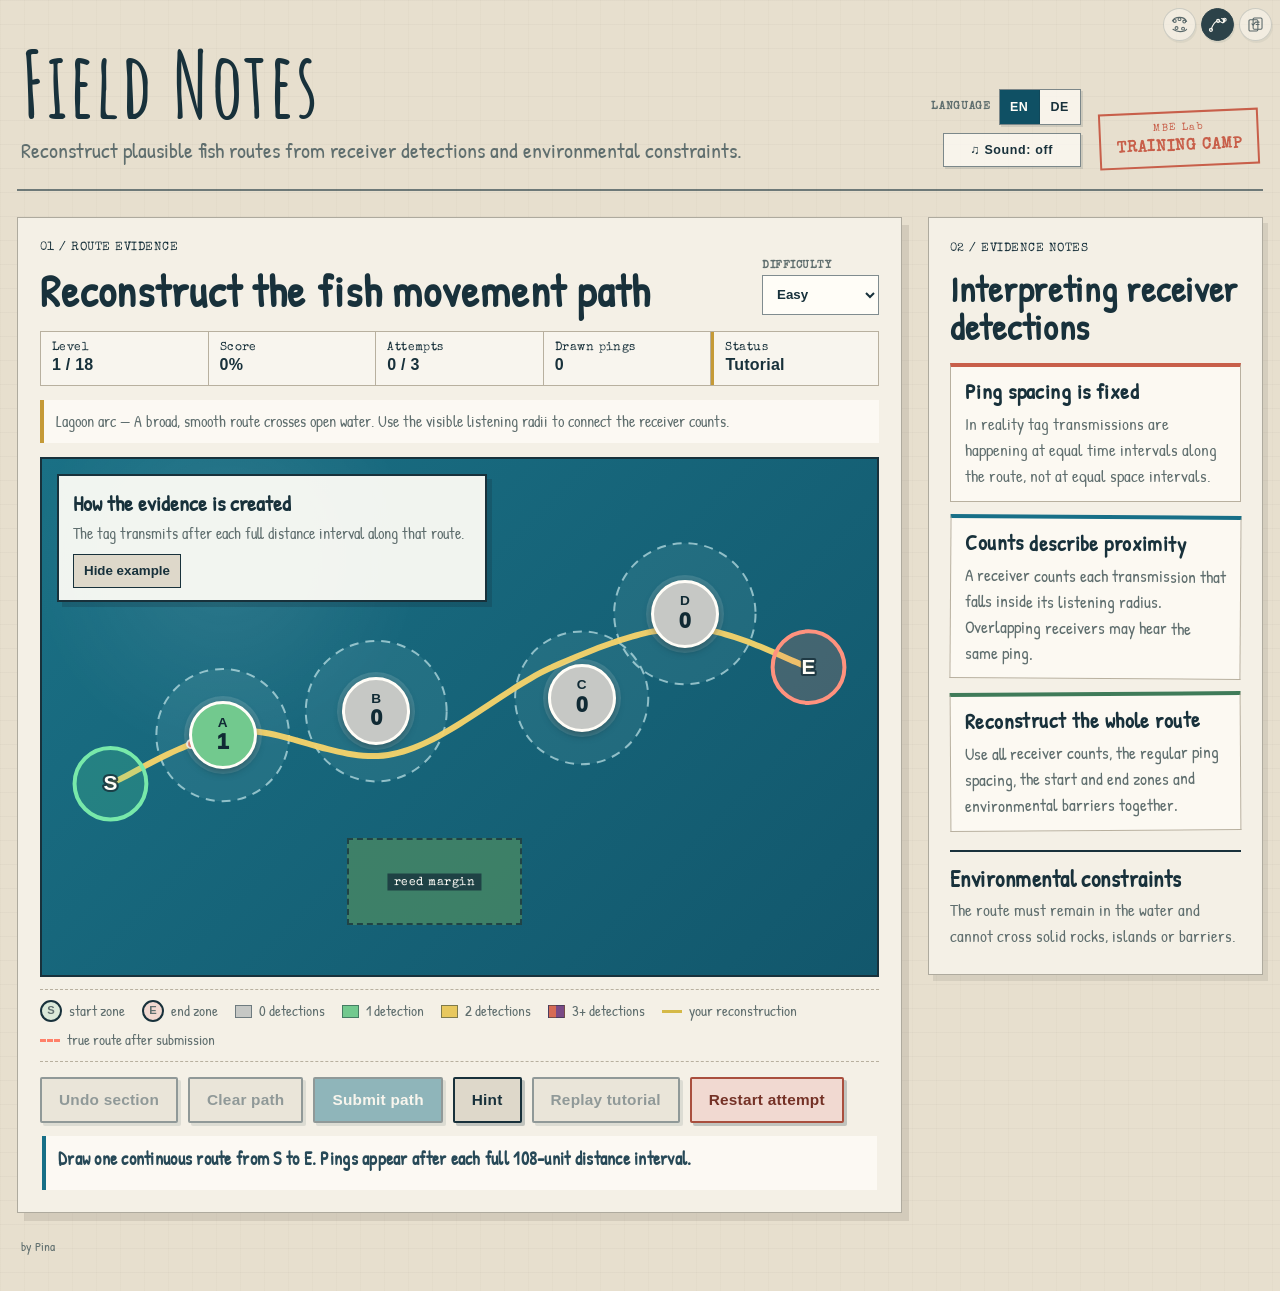
<file: games/fish-path/index.html>
<!DOCTYPE html>
<html lang="en">
<head>
  <meta charset="UTF-8" />
  <meta name="viewport" content="width=device-width, initial-scale=1.0" />
  <title>Field Notes — Fish Movement Reconstruction</title>
  <link rel="preconnect" href="https://fonts.googleapis.com" />
  <link rel="preconnect" href="https://fonts.gstatic.com" crossorigin />
  <link href="https://fonts.googleapis.com/css2?family=Amatic+SC:wght@400;700&family=Patrick+Hand&family=Special+Elite&display=swap" rel="stylesheet" />
  <link rel="stylesheet" href="style.css" />
  <link rel="stylesheet" href="../../game-switcher.css?v=20260725-direct2" />
</head>
<body>
  <nav class="telemetry-game-switcher" aria-label="Choose a game">
    <a href="../receiver-array/index.html" aria-label="Receiver Array" title="Receiver Array">
      <svg viewBox="0 0 32 32" aria-hidden="true"><circle cx="8" cy="10" r="2.4"></circle><circle cx="16" cy="7" r="2.4"></circle><circle cx="24" cy="11" r="2.4"></circle><circle cx="11" cy="22" r="2.4"></circle><circle cx="22" cy="23" r="2.4"></circle><path d="M4 10c2-4 6-6 12-6s10 2 12 7M5 24c4 3 8 4 12 4 5 0 9-1 11-4"></path></svg>
    </a>
    <a href="../fish-path/index.html" aria-label="Fish Path" title="Fish Path" aria-current="page">
      <svg viewBox="0 0 32 32" aria-hidden="true"><path d="M5 25c3-9 6-15 12-15 4 0 5 3 8 3 2 0 3-2 3-5"></path><circle cx="5" cy="25" r="2.6"></circle><circle cx="17" cy="10" r="2.6"></circle><circle cx="28" cy="8" r="2.6"></circle><path d="m23 6 5 2-3 5"></path></svg>
    </a>
    <a href="../memory-cards/index.html" aria-label="Memory Cards" title="Memory Cards">
      <svg viewBox="0 0 32 32" aria-hidden="true"><rect x="5" y="8" width="15" height="19" rx="2"></rect><rect x="12" y="5" width="15" height="19" rx="2"></rect><path d="M17 12h5M17 16h5M10 15l2 2 4-5"></path></svg>
    </a>
  </nav>

  <header class="site-header">
    <div class="header-copy">
      <h1 data-i18n="mainTitle">Field Notes</h1>
      <p class="subtitle" data-i18n="subtitle">Reconstruct plausible fish routes from receiver detections and environmental constraints.</p>
    </div>
    <div class="header-side">
      <div class="field-tools">
        <div class="language-control">
          <span class="tool-label" data-i18n="languageLabel">Language</span>
          <div class="language-buttons" role="group" aria-label="Language" data-i18n-aria-label="languageLabel">
            <button class="language-button" type="button" data-language="en" aria-pressed="true">EN</button>
            <button class="language-button" type="button" data-language="de" aria-pressed="false">DE</button>
          </div>
        </div>
        <button id="audioToggleButton" class="utility-button audio-toggle" type="button" aria-pressed="false">♫ Sound: off</button>
      </div>
      <div class="header-stamp" aria-hidden="true"><span>MBE Lab</span><strong data-i18n="stampTraining">TRAINING CAMP</strong></div>
    </div>
  </header>

  <main class="page-shell">
    <section class="game-sheet" aria-labelledby="movement-heading">
      <div class="sheet-heading game-heading-with-tools">
        <div>
          <p class="section-number" data-i18n="movementSection">01 / ROUTE EVIDENCE</p>
          <h2 id="movement-heading" data-i18n="movementHeading">Reconstruct the fish movement path</h2>
        </div>
        <label class="compact-field">
          <span data-i18n="difficultyLabel">Difficulty</span>
          <select id="movementDifficultySelect">
            <option value="easy" data-i18n="difficultyEasy">Easy</option>
            <option value="medium" data-i18n="difficultyMedium">Medium</option>
            <option value="hard" data-i18n="difficultyHard">Hard</option>
          </select>
        </label>
      </div>

      <div class="hud compact-hud" aria-label="Movement game status" data-i18n-aria-label="movementStatusLabel">
        <div class="hud-item"><span data-i18n="hudLevel">Level</span><strong id="movementLevelDisplay">1 / 18</strong></div>
        <div class="hud-item"><span data-i18n="hudScore">Score</span><strong id="movementScoreDisplay">0%</strong></div>
        <div class="hud-item"><span data-i18n="hudAttempts">Attempts</span><strong id="movementAttemptsDisplay">0 / 3</strong></div>
        <div class="hud-item"><span data-i18n="hudProgress">Drawn pings</span><strong id="movementProgressDisplay">0</strong></div>
        <div class="hud-item hud-state"><span data-i18n="hudStatus">Status</span><strong id="movementStateDisplay" data-i18n="stateBuilding">Ready to draw</strong></div>
      </div>

      <p id="movementBrief" class="interaction-help"></p>

      <div id="movementMap" class="movement-map" role="application" tabindex="0" aria-label="Fish path drawing map" data-i18n-aria-label="movementMapLabel">
        <svg id="movementPathSvg" class="movement-path-svg" viewBox="0 0 1000 620" preserveAspectRatio="none" aria-hidden="true">
          <defs>
            <filter id="pathGlow" x="-30%" y="-30%" width="160%" height="160%">
              <feGaussianBlur stdDeviation="3" result="blur" />
              <feMerge><feMergeNode in="blur" /><feMergeNode in="SourceGraphic" /></feMerge>
            </filter>
          </defs>
          <g id="movementRadiusLayer" class="movement-radius-layer"></g>
          <g id="movementTruePathLayer" class="movement-true-path-layer">
            <path id="movementTruePath" class="movement-true-path" d=""></path>
          </g>
          <g id="movementPlayerPathLayer" class="movement-player-path-layer">
            <path id="movementPlayerPath" class="movement-player-path" d=""></path>
          </g>
          <g id="movementTruePingLayer" class="movement-true-ping-layer"></g>
          <g id="movementPlayerPingLayer" class="movement-player-ping-layer"></g>
          <g id="movementPingAnimationLayer" class="movement-ping-animation-layer"></g>
          <g id="movementMarkerLayer" class="movement-marker-layer"></g>
        </svg>
        <div id="movementFeatures" class="movement-features" aria-hidden="true"></div>
        <div id="movementReceivers" class="movement-receivers"></div>

        <div id="movementTutorial" class="movement-tutorial" hidden>
          <div class="movement-tutorial-card" role="status" aria-live="polite">
            <strong id="movementTutorialTitle" data-i18n="tutorialTitle">How the evidence is created</strong>
            <p id="movementTutorialText"></p>
            <button id="movementTutorialSkipButton" class="tutorial-skip-button" type="button" data-i18n="buttonHideTutorial">Hide example</button>
          </div>
        </div>

        <div id="movementCelebration" class="movement-celebration" hidden role="status" aria-live="assertive">
          <div id="movementConfetti" class="movement-confetti" aria-hidden="true"></div>
          <div class="movement-celebration-card">
            <svg class="celebration-fish" viewBox="0 0 220 150" aria-hidden="true">
              <g class="celebration-fish-body">
                <path class="celebration-tail" d="M48 74 10 42 17 80 10 112 50 84Z"></path>
                <ellipse class="celebration-body" cx="112" cy="76" rx="70" ry="45"></ellipse>
                <path class="celebration-fin celebration-fin-top" d="M103 37 126 5 139 43Z"></path>
                <path class="celebration-fin celebration-fin-bottom" d="M104 113 128 143 143 106Z"></path>
                <circle class="celebration-eye" cx="151" cy="62" r="6"></circle>
                <circle class="celebration-eye-shine" cx="153" cy="60" r="2"></circle>
                <path class="celebration-smile" d="M151 82 Q166 96 181 79"></path>
                <path class="celebration-cheek" d="M137 83 Q143 88 149 83"></path>
              </g>
              <g class="celebration-bubbles">
                <circle cx="190" cy="35" r="7"></circle>
                <circle cx="207" cy="20" r="4"></circle>
                <circle cx="198" cy="52" r="3"></circle>
              </g>
            </svg>
            <strong id="movementCelebrationTitle" class="movement-celebration-title"></strong>
            <div id="movementCelebrationStars" class="movement-celebration-stars"></div>
            <p id="movementCelebrationScore" class="movement-celebration-score"></p>
          </div>
        </div>
      </div>

      <div class="legend movement-legend" aria-label="Movement map legend" data-i18n-aria-label="movementLegendLabel">
        <span><i class="receiver-symbol receiver-symbol-start">S</i><span data-i18n="legendStart">start zone</span></span>
        <span><i class="receiver-symbol receiver-symbol-end">E</i><span data-i18n="legendEnd">end zone</span></span>
        <span><i class="legend-swatch detection-zero"></i><span data-i18n="legendZero">0 detections</span></span>
        <span><i class="legend-swatch detection-one"></i><span data-i18n="legendOne">1 detection</span></span>
        <span><i class="legend-swatch detection-two"></i><span data-i18n="legendTwo">2 detections</span></span>
        <span><i class="legend-swatch detection-three-plus"></i><span data-i18n="legendThreePlus">3+ detections</span></span>
        <span><i class="legend-line player-route-line"></i><span data-i18n="legendPlayerRoute">your reconstruction</span></span>
        <span><i class="legend-line true-route-line"></i><span data-i18n="legendTrueRoute">true route after submission</span></span>
      </div>

      <div class="controls">
        <button id="movementUndoButton" class="button button-secondary" type="button" data-i18n="buttonUndo">Undo section</button>
        <button id="movementClearButton" class="button button-secondary" type="button" data-i18n="buttonClear">Clear path</button>
        <button id="movementSubmitButton" class="button button-primary" type="button" data-i18n="buttonSubmitPath">Submit path</button>
        <button id="movementHintButton" class="button button-secondary" type="button" data-i18n="buttonHint">Hint</button>
        <button id="movementTutorialButton" class="button button-secondary" type="button" data-i18n="buttonTutorial">Replay tutorial</button>
        <button id="movementRestartButton" class="button button-restart" type="button" data-i18n="buttonRestartAttempt">Restart attempt</button>
        <button id="movementNextButton" class="button button-success" type="button" hidden data-i18n="buttonNextLevel">Next level</button>
      </div>

      <p id="movementFeedback" class="status-message feedback-panel" aria-live="polite"></p>
      <section id="movementEvaluation" class="evaluation-panel" hidden aria-live="polite"></section>
      <pre id="errorPanel" class="error-panel" hidden></pre>
    </section>

    <aside class="field-notes" aria-labelledby="movement-notes-heading">
      <p class="section-number" data-i18n="movementNotesSection">02 / EVIDENCE NOTES</p>
      <h2 id="movement-notes-heading" data-i18n="movementNotesHeading">Interpreting receiver detections</h2>
      <div class="note-card transmitter-note"><h3 data-i18n="spacingHeading">Ping spacing is fixed</h3><p data-i18n="spacingBody">In reality tag transmissions are happening at equal time intervals along the route, not at equal space intervals.</p></div>
      <div class="note-card receiver-note"><h3 data-i18n="countsHeading">Counts describe proximity</h3><p data-i18n="countsBody">A receiver counts each transmission that falls inside its listening radius. Overlapping receivers may hear the same ping.</p></div>
      <div class="note-card placement-note"><h3 data-i18n="plausibleHeading">Reconstruct the whole route</h3><p data-i18n="plausibleBody">Use all receiver counts, the regular ping spacing, the start and end zones and environmental barriers together.</p></div>
      <div class="margin-note"><strong data-i18n="obstacleHeading">Environmental constraints</strong><p data-i18n="obstacleBody">The route must remain in the water and cannot cross solid rocks, islands or other barriers.</p></div>
    </aside>
  </main>

  <footer class="site-footer" data-i18n="footerCredit">by Pina</footer>
  <script src="core.js?v=2.4.0"></script>
  <script src="game-data.js?v=2.4.0"></script>
  <script src="game.js?v=2.4.0"></script>
</body>
</html>
</file>
<file: games/fish-path/style.css>
:root {
  color-scheme: light;
  --paper: #f4f0e6;
  --paper-deep: #e7dfce;
  --ink: #18313b;
  --muted: #5f6e6e;
  --blue: #176f87;
  --blue-dark: #0f5064;
  --green: #3f7b59;
  --coral: #c85f4a;
  --mustard: #c59a37;
  --line: #b8b09f;
  --white: #fffdf7;

   --font-heading: "Amatic SC", "Arial Narrow", sans-serif;
  --font-notes: "Patrick Hand", "Comic Sans MS", cursive;
  --font-stamp: "Special Elite", "Courier New", monospace;
  --font-interface: "Segoe UI", Tahoma, Geneva, Verdana, sans-serif;

  font-family: var(--font-notes);
}

* {
  box-sizing: border-box;
}

body {
  min-width: 320px;
  margin: 0;
  color: var(--ink);
  background-color: var(--paper-deep);
  background-image:
    linear-gradient(rgba(74, 70, 58, 0.035) 1px, transparent 1px),
    linear-gradient(90deg, rgba(74, 70, 58, 0.025) 1px, transparent 1px);
  background-size: 24px 24px;
}

button,
canvas {
  -webkit-tap-highlight-color: transparent;
}

.site-header,
.page-shell,
.site-footer {
  width: min(1460px, calc(100% - 34px));
  margin-inline: auto;
}

.site-header {
  display: flex;
  justify-content: space-between;
  gap: 28px;
  align-items: flex-end;
  padding: 34px 4px 22px;
  border-bottom: 2px solid rgba(24, 49, 59, 0.58);
}

.kicker,
.section-number,
.note-label,
.build-label,
.header-stamp {
  font-family: var(--font-stamp);
}


h1,
h2,
h3,
p {
  margin-top: 0;
}

h1,
h2,
h3 {
    font-family: var(--font-heading);
  font-weight: 700;
  letter-spacing: 0.025em;
}

h1 {
  margin: 7px 0 8px;
  font-size: clamp(3.2rem, 7vw, 6rem);
  line-height: 0.9;
  letter-spacing: 0.01em;
}

.sheet-heading h2 {
  margin: 4px 0 0;
  font-size: clamp(2.1rem, 4vw, 3.3rem);
  line-height: 1;
}

.field-notes h2 {
  margin: 6px 0 18px;
  font-size: 2.5rem;
  line-height: 1;
}

.note-card h3 {
  margin-bottom: 4px;
  font-size: 1.75rem;
  line-height: 1;
}

.subtitle {
  max-width: 760px;
  margin-bottom: 0;
  color: var(--muted);
  font-size: clamp(1rem, 1.7vw, 1.15rem);
  line-height: 1.55;
}

.header-stamp {
  flex: 0 0 auto;
  padding: 10px 15px 9px;
  border: 2px solid var(--coral);
  color: var(--coral);
  line-height: 1.05;
  text-align: center;
  transform: rotate(-2.5deg);
}

.header-stamp span,
.header-stamp strong {
  display: block;
}

.header-stamp span {
  font-family: var(--font-stamp);
  font-size: 0.64rem;
  letter-spacing: 0.15em;
}

.header-stamp strong {
  margin-top: 5px;
  font-family: var(--font-stamp);
  font-size: 1rem;
  letter-spacing: 0.04em;
}

.subtitle,
.status-message,
.note-card p,
.margin-note p,
.instructions-grid p,
.legend,
.site-footer {
  font-family: var(--font-notes);
}

.subtitle {
  font-size: clamp(1.15rem, 1.9vw, 1.35rem);
  line-height: 1.45;
}

.note-card p,
.margin-note p {
  font-size: 1.05rem;
  line-height: 1.45;
}

.instructions-grid p:last-child {
  font-size: 1.05rem;
  line-height: 1.45;
}

.status-message {
  font-size: 1.08rem;
  line-height: 1.4;
}

.page-shell {
  display: grid;
  grid-template-columns: minmax(0, 1fr) minmax(280px, 335px);
  gap: 26px;
  align-items: start;
  padding-top: 26px;
}

.game-sheet,
.field-notes {
  background: var(--paper);
  border: 1px solid rgba(78, 72, 57, 0.42);
}

.game-sheet {
  min-width: 0;
  padding: 22px;
  box-shadow: 7px 8px 0 rgba(66, 61, 49, 0.12);
}

.sheet-heading {
  display: flex;
  align-items: end;
  justify-content: space-between;
  gap: 20px;
  margin-bottom: 16px;
}

.sheet-heading h2 {
  margin: 4px 0 0;
  font-size: clamp(1.45rem, 2.8vw, 2.25rem);
}

.build-label {
  flex: 0 0 auto;
  color: var(--muted);
  letter-spacing: 0.05em;
  text-transform: none;
}

.hud {
  display: grid;
  grid-template-columns: repeat(5, minmax(105px, 1fr)) minmax(150px, 1.35fr);
  gap: 1px;
  margin-bottom: 14px;
  border: 1px solid var(--line);
  background: var(--line);
}

.hud-item {
  min-width: 0;
  padding: 10px 11px 11px;
  background: rgba(255, 253, 247, 0.9);
}

.hud-item span {
  font-family: var(--font-stamp);
}

.hud-item strong {
  font-family: var(--font-interface);
  font-variant-numeric: tabular-nums;
}

.hud,
.button {
  font-family: var(--font-interface);
}

.hud-state {
  border-left: 3px solid var(--mustard);
}

.map-frame {
  position: relative;
  padding: 9px;
  border: 2px solid var(--ink);
  background: #d7cfbd;
  box-shadow: inset 0 0 0 1px rgba(255, 253, 247, 0.65);
}

.canvas-container {
  position: relative;
  width: 100%;
  min-height: 320px;
  overflow: hidden;
  background: #165f75;
}

.canvas-container canvas {
  display: block;
  width: 100%;
  height: auto;
  cursor: crosshair;
  touch-action: none;
}

.map-corner {
  position: absolute;
  z-index: 2;
  pointer-events: none;
  color: rgba(255, 253, 247, 0.82);
  font-family: Georgia, serif;
}

.map-corner-top {
  top: 20px;
  right: 22px;
  width: 30px;
  height: 30px;
  border: 1px solid rgba(255, 253, 247, 0.65);
  border-radius: 50%;
  font-size: 0.86rem;
  line-height: 28px;
  text-align: center;
}

.map-corner-bottom {
  right: 20px;
  bottom: 17px;
  font-size: 0.7rem;
  letter-spacing: 0.06em;
}

.controls {
  display: flex;
  flex-wrap: wrap;
  gap: 10px;
  margin-top: 15px;
}

.button {
  min-height: 43px;
  padding: 9px 16px;
  border: 2px solid var(--ink);
  border-radius: 2px;
  font: inherit;
  font-weight: 800;
  cursor: pointer;
  box-shadow: 3px 3px 0 rgba(24, 49, 59, 0.23);
  transition: transform 90ms ease, box-shadow 90ms ease;
}

.button:hover:not(:disabled) {
  transform: translate(1px, 1px);
  box-shadow: 2px 2px 0 rgba(24, 49, 59, 0.23);
}

.button:focus-visible {
  outline: 3px solid rgba(197, 154, 55, 0.5);
  outline-offset: 3px;
}

.button:disabled {
  cursor: not-allowed;
  opacity: 0.45;
}

.button-primary {
  color: var(--white);
  background: var(--blue);
}

.button-success {
  color: var(--white);
  background: var(--green);
}

.button-secondary {
  color: var(--ink);
  background: #ded8ca;
}

.button-restart {
  color: #743126;
  border-color: #a94f3e;
  background: #f1d9d1;
}

.status-message {
  min-height: 27px;
  margin: 13px 2px 0;
  color: #274957;
  font-weight: 700;
  line-height: 1.45;
}

.legend {
  display: flex;
  flex-wrap: wrap;
  gap: 8px 17px;
  margin-top: 12px;
  padding: 10px 0;
  border-top: 1px dashed var(--line);
  border-bottom: 1px dashed var(--line);
  color: var(--muted);
  font-size: 0.78rem;
}

.legend span {
  display: inline-flex;
  gap: 7px;
  align-items: center;
}

.legend-swatch {
  display: inline-block;
  width: 17px;
  height: 13px;
  border: 1px solid rgba(24, 49, 59, 0.5);
}

.receiver-swatch {
  border-color: #b9edf1;
  background: rgba(130, 220, 230, 0.38);
}

.algae-swatch {
  background: #4e8c63;
}

.rock-swatch {
  background: #6f675f;
}

.noise-swatch {
  border-radius: 50%;
  border-color: #9f6f27;
  background:
    radial-gradient(circle at center, rgba(255, 230, 172, 0.35) 0 25%, transparent 27%),
    #d89b49;
}

.legend-line {
  display: inline-block;
  width: 20px;
  height: 0;
  border-top: 3px solid;
}

.detected-line {
  border-color: #5be095;
}

.missed-line {
  border-color: #dc6b57;
}

.instructions-grid {
  display: grid;
  grid-template-columns: repeat(2, minmax(0, 1fr));
  gap: 14px;
  margin-top: 15px;
}

.instructions-grid article {
  position: relative;
  padding: 14px 15px;
  border-left: 4px solid var(--mustard);
  background: rgba(255, 253, 247, 0.75);
}

.instructions-grid article:nth-child(2) {
  border-left-color: var(--green);
}

.instructions-grid p:last-child {
  margin: 5px 0 0;
  color: var(--muted);
  font-size: 0.9rem;
  line-height: 1.5;
}

.field-notes {
  position: sticky;
  top: 18px;
  padding: 23px 21px 25px;
  box-shadow: 5px 6px 0 rgba(66, 61, 49, 0.1);
}


.note-card {
  margin: 0 0 13px;
  padding: 13px 14px 12px;
  border: 1px solid var(--line);
  background: rgba(255, 253, 247, 0.72);
}

.note-card:nth-of-type(2) {
  transform: rotate(0.4deg);
}

.note-card:nth-of-type(3) {
  transform: rotate(-0.35deg);
}

.note-card:nth-of-type(4) {
  transform: rotate(0.25deg);
}

.note-card h3 {
  margin-bottom: 4px;
  font-size: 1.03rem;
}

.note-card p,
.margin-note p {
  margin-bottom: 0;
  color: var(--muted);
  font-size: 0.9rem;
  line-height: 1.5;
}

.transmitter-note {
  border-top: 4px solid var(--coral);
}

.receiver-note {
  border-top: 4px solid var(--blue);
}

.placement-note {
  border-top: 4px solid var(--green);
}

.noise-note {
  border-top: 4px solid var(--mustard);
}

.margin-note {
  margin-top: 19px;
  padding: 14px 0 0;
  border-top: 2px solid var(--ink);
}

.margin-note strong {
  font-family: Georgia, serif;
}

.error-panel {
  overflow: auto;
  margin: 15px 0 0;
  padding: 12px;
  border: 2px solid #8e2d23;
  color: #651d17;
  background: #ffe2da;
  white-space: pre-wrap;
}

.site-footer {
  padding: 24px 4px 36px;
  color: var(--muted);
  font-size: 0.82rem;
}

@media (max-width: 1120px) {
  .page-shell {
    grid-template-columns: 1fr;
  }

  .field-notes {
    position: static;
  }

  .hud {
    grid-template-columns: repeat(3, minmax(110px, 1fr));
  }
}

@media (max-width: 700px) {
  .site-header {
    align-items: flex-start;
  }

  .header-stamp,
  .build-label {
    display: none;
  }

  .game-sheet {
    padding: 13px;
  }

  .hud {
    grid-template-columns: repeat(2, minmax(0, 1fr));
  }

  .instructions-grid {
    grid-template-columns: 1fr;
  }

  .button {
    flex: 1 1 150px;
  }
}

@media (max-width: 470px) {
  .site-header,
  .page-shell,
  .site-footer {
    width: min(100% - 18px, 1460px);
  }

  .site-header {
    padding-top: 22px;
  }

  .hud-item strong {
    font-size: 0.9rem;
  }
}

/* ---------------------------------------
   FINAL TYPOGRAPHY OVERRIDES
   Keep this block at the end of the file.
---------------------------------------- */

:root {
  --font-display: "Amatic SC", "Arial Narrow", sans-serif;
  --font-heading: "Patrick Hand", "Comic Sans MS", cursive;
  --font-notes: "Patrick Hand", "Comic Sans MS", cursive;
  --font-stamp: "Special Elite", "Courier New", monospace;
  --font-interface: "Segoe UI", Tahoma, Geneva, Verdana, sans-serif;
}

/* Use the narrow display font only for the main page title. */
h1 {
  font-family: var(--font-display);
  font-size: clamp(3.8rem, 7vw, 6.4rem);
  line-height: 0.95;
}

/* Wider, more readable handwritten headings. */
.sheet-heading h2 {
  font-family: var(--font-heading);
  font-size: clamp(2.1rem, 3.4vw, 3rem);
  line-height: 1.05;
  letter-spacing: 0.01em;
}

.field-notes h2 {
  font-family: var(--font-heading);
  font-size: 2.25rem;
  line-height: 1.05;
  letter-spacing: 0.01em;
}

/* Field-note card headings. */
.note-card h3 {
  font-family: var(--font-heading);
  margin-bottom: 7px;
  font-size: 1.35rem;
  line-height: 1.1;
  letter-spacing: 0.01em;
}

/* Fix the Model simplification heading. */
.margin-note strong {
  display: block;
  margin-bottom: 6px;
  font-family: var(--font-heading);
  font-size: 1.45rem;
  line-height: 1.1;
  letter-spacing: 0.01em;
}

/* Increase paragraph readability. */
.subtitle {
  font-size: clamp(1.15rem, 1.7vw, 1.35rem);
  line-height: 1.5;
}

.note-card p,
.margin-note p {
  font-family: var(--font-notes);
  font-size: 1.08rem;
  line-height: 1.5;
}

.instructions-grid p:last-child {
  font-size: 1.08rem;
  line-height: 1.5;
}

.status-message {
  font-size: 1.12rem;
  line-height: 1.45;
}

/* Labels should remain typewriter-like, but larger. */
.kicker,
.section-number,
.note-label,
.build-label {
  font-family: var(--font-stamp);
  font-size: 0.78rem;
  line-height: 1.35;
}

/* Make the legend easier to scan. */
.legend {
  font-size: 0.92rem;
  line-height: 1.4;
}

/* Keep game data clear and non-handwritten. */
.hud-item span {
  font-family: var(--font-stamp);
  font-size: 0.72rem;
}

.hud-item strong {
  font-family: var(--font-interface);
  font-size: 1rem;
}

/* Slightly larger buttons. */
.button {
  min-height: 46px;
  padding: 10px 17px;
  font-family: var(--font-interface);
  font-size: 0.96rem;
}

/* --- Final readability tweaks --- */

/* Main bold headings */
h1,
.sheet-heading h2,
.field-notes h2,
.note-card h3,
.margin-note strong {
  letter-spacing: 0.02em;
}

/* Bold interface text */
.hud-item strong,
.button,
.status-message {
  letter-spacing: 0.015em;
}

/* Small typewriter labels can also breathe a little more */
.kicker,
.section-number,
.note-label,
.build-label,
.header-stamp,
.hud-item span {
  letter-spacing: 0.04em;
}
/* ---------------------------------------
   LANGUAGE AND AUDIO CONTROLS
---------------------------------------- */

.header-side {
  display: flex;
  flex: 0 0 auto;
  gap: 18px;
  align-items: flex-end;
}

.field-tools {
  display: flex;
  flex-direction: column;
  gap: 8px;
  align-items: flex-end;
}

.language-control {
  display: flex;
  gap: 8px;
  align-items: center;
}

.tool-label {
  color: var(--muted);
  font-family: var(--font-stamp);
  font-size: 0.7rem;
  font-weight: 700;
  letter-spacing: 0.06em;
  text-transform: uppercase;
}

.language-buttons {
  display: inline-flex;
  border: 1px solid rgba(24, 49, 59, 0.55);
  background: rgba(255, 253, 247, 0.7);
  box-shadow: 2px 2px 0 rgba(24, 49, 59, 0.12);
}

.language-button,
.utility-button {
  min-height: 34px;
  border: 0;
  color: var(--ink);
  background: transparent;
  font-family: var(--font-interface);
  font-size: 0.78rem;
  font-weight: 800;
  letter-spacing: 0.05em;
  cursor: pointer;
}

.language-button {
  min-width: 40px;
  padding: 6px 9px;
  border-right: 1px solid rgba(24, 49, 59, 0.25);
}

.language-button:last-child {
  border-right: 0;
}

.language-button:hover,
.utility-button:hover:not(:disabled) {
  background: rgba(23, 111, 135, 0.11);
}

.language-button.is-active,
.language-button[aria-pressed="true"] {
  color: var(--white);
  background: var(--blue-dark);
}

.utility-button {
  min-width: 138px;
  padding: 7px 12px;
  border: 1px solid rgba(24, 49, 59, 0.55);
  background: rgba(255, 253, 247, 0.72);
  box-shadow: 2px 2px 0 rgba(24, 49, 59, 0.12);
}

.utility-button[aria-pressed="true"] {
  color: #17432e;
  border-color: #3f7b59;
  background: #dbe9d9;
}

.utility-button:disabled {
  cursor: not-allowed;
  opacity: 0.5;
}

.language-button:focus-visible,
.utility-button:focus-visible {
  position: relative;
  z-index: 2;
  outline: 3px solid rgba(197, 154, 55, 0.48);
  outline-offset: 2px;
}

/* Nested spans were added so every legend phrase can be translated. */
.legend > span > span {
  display: inline;
}


.movement-celebration {
  position: absolute;
  z-index: 30;
  inset: 0;
  display: grid;
  place-items: start end;
  overflow: hidden;
  padding: 12px;
  pointer-events: none;
}

.movement-celebration[hidden] { display: none; }

.movement-celebration::before {
  position: absolute;
  inset: 0;
  background: linear-gradient(135deg, transparent 48%, rgba(10, 56, 70, 0.09));
  content: "";
}

.movement-celebration-card {
  position: relative;
  z-index: 2;
  display: grid;
  grid-template-columns: 66px minmax(0, 1fr);
  grid-template-rows: auto auto auto;
  column-gap: 9px;
  align-items: center;
  width: min(292px, calc(100% - 6px));
  padding: 8px 11px 9px;
  border: 2px solid var(--ink);
  background: rgba(255, 253, 247, 0.94);
  box-shadow: 4px 4px 0 rgba(24, 49, 59, 0.24);
  text-align: left;
  animation: celebration-card-arrive 430ms cubic-bezier(0.18, 0.9, 0.25, 1.15) both;
}

.celebration-fish {
  grid-row: 1 / 4;
  grid-column: 1;
  width: 64px;
  align-self: center;
  overflow: visible;
  filter: drop-shadow(0 3px 2px rgba(24, 49, 59, 0.2));
  animation: cheering-fish 820ms ease-in-out infinite alternate;
}

.celebration-body { fill: #72c98e; stroke: #18313b; stroke-width: 5; }
.celebration-tail,
.celebration-fin { fill: #e8c85e; stroke: #18313b; stroke-width: 5; stroke-linejoin: round; }
.celebration-eye { fill: #18313b; }
.celebration-eye-shine { fill: #fffdf7; }
.celebration-smile,
.celebration-cheek { fill: none; stroke: #18313b; stroke-width: 4; stroke-linecap: round; }
.celebration-bubbles circle { fill: rgba(185, 237, 241, 0.62); stroke: #176f87; stroke-width: 2; }
.celebration-fin-top { transform-origin: 118px 39px; animation: cheer-fin-top 420ms ease-in-out infinite alternate; }
.celebration-fin-bottom { transform-origin: 120px 108px; animation: cheer-fin-bottom 420ms ease-in-out infinite alternate; }

.movement-celebration-title {
  grid-row: 1;
  grid-column: 2;
  align-self: end;
  margin: 0;
  font-family: var(--font-heading);
  font-size: clamp(1.12rem, 2.3vw, 1.45rem);
  line-height: 1;
}

.movement-celebration-stars {
  grid-row: 2;
  grid-column: 2;
  display: flex;
  gap: 3px;
  margin-top: 2px;
  font-size: clamp(1.2rem, 3vw, 1.6rem);
  line-height: 1;
}

.celebration-star {
  color: #c9c2b2;
  -webkit-text-stroke: 1.4px #18313b;
  transform: scale(0.84) rotate(-6deg);
}

.celebration-star.is-earned {
  color: #f5c94f;
  animation: star-pop 540ms cubic-bezier(0.2, 0.9, 0.3, 1.35) both;
}

.celebration-star.is-earned:nth-child(2) { animation-delay: 100ms; }
.celebration-star.is-earned:nth-child(3) { animation-delay: 200ms; }

.movement-celebration-score {
  grid-row: 3;
  grid-column: 2;
  margin: 2px 0 0;
  font-family: var(--font-interface);
  font-size: clamp(0.64rem, 1.3vw, 0.76rem);
  font-weight: 800;
  line-height: 1.2;
}

.movement-confetti {
  position: absolute;
  z-index: 1;
  inset: 0;
  overflow: hidden;
}

.confetti-piece {
  position: absolute;
  top: -12%;
  left: var(--confetti-x);
  width: 10px;
  height: 18px;
  border: 1px solid rgba(24, 49, 59, 0.38);
  background: currentColor;
  will-change: transform, opacity;
  animation: confetti-fall var(--confetti-duration) cubic-bezier(0.18, 0.7, 0.32, 1) var(--confetti-delay) both;
}

.confetti-piece:nth-child(3n) { width: 14px; height: 8px; border-radius: 50%; }
.confetti-piece:nth-child(4n) { width: 8px; height: 15px; }
.confetti-wave-2 { top: -17%; }
.confetti-wave-3 { top: -22%; }
.confetti-wave-4 { top: -27%; }
.confetti-coral { color: #d66b55; }
.confetti-mustard { color: #e8c85e; }
.confetti-green { color: #72c98e; }
.confetti-blue { color: #62bdd0; }
.confetti-cream { color: #fff1b7; }
.confetti-purple { color: #8d63a1; }

@keyframes confetti-fall {
  0% { opacity: 0; transform: translate3d(0, -10%, 0) rotate(0deg) scale(var(--confetti-scale, 1)); }
  10% { opacity: 1; }
  84% { opacity: 1; }
  100% { opacity: 0; transform: translate3d(var(--confetti-drift), 760px, 0) rotate(var(--confetti-turn)) scale(var(--confetti-scale, 1)); }
}

@keyframes cheering-fish {
  from { transform: translateY(3px) rotate(-3deg) scale(0.98); }
  to { transform: translateY(-10px) rotate(4deg) scale(1.04); }
}

@keyframes cheer-fin-top {
  from { transform: rotate(-8deg); }
  to { transform: rotate(18deg); }
}

@keyframes cheer-fin-bottom {
  from { transform: rotate(8deg); }
  to { transform: rotate(-18deg); }
}

@keyframes star-pop {
  0% { opacity: 0; transform: scale(0.15) rotate(-18deg); }
  70% { opacity: 1; transform: scale(1.18) rotate(7deg); }
  100% { opacity: 1; transform: scale(1) rotate(0); }
}

@keyframes celebration-card-arrive {
  from { opacity: 0; transform: translateY(24px) scale(0.86) rotate(-2deg); }
  to { opacity: 1; transform: translateY(0) scale(1) rotate(0); }
}

@media (max-width: 900px) {
  .site-header {
    flex-wrap: wrap;
  }

  .header-side {
    width: 100%;
    justify-content: space-between;
    align-items: center;
  }

  .field-tools {
    flex-direction: row;
    flex-wrap: wrap;
    align-items: center;
  }
}

@media (max-width: 560px) {
  .header-side {
    align-items: flex-start;
  }

  .field-tools {
    width: 100%;
    flex-direction: column;
    align-items: stretch;
  }

  .language-control {
    justify-content: space-between;
  }

  .language-buttons {
    flex: 1 1 auto;
  }

  .language-button {
    flex: 1 1 0;
  }

  .utility-button {
    width: 100%;
  }
}




/* ---------------------------------------
   FISH MOVEMENT RECONSTRUCTION GAME 2.0
---------------------------------------- */

.game-heading-with-tools {
  display: flex;
  align-items: flex-end;
}

.compact-field {
  display: flex;
  flex-direction: column;
  gap: 4px;
  color: var(--muted);
  font-family: var(--font-stamp);
  font-size: 0.7rem;
  font-weight: 700;
  letter-spacing: 0.05em;
  text-transform: uppercase;
}

.compact-field select {
  min-height: 40px;
  padding: 7px 34px 7px 10px;
  border: 1px solid rgba(24, 49, 59, 0.55);
  border-radius: 0;
  color: var(--ink);
  background: var(--white);
  font-family: var(--font-interface);
  font-weight: 700;
}

.compact-field select:focus-visible,
.movement-map:focus-visible {
  position: relative;
  z-index: 6;
  outline: 3px solid rgba(197, 154, 55, 0.62);
  outline-offset: 3px;
}

.compact-hud {
  grid-template-columns: repeat(5, minmax(105px, 1fr));
}

.interaction-help {
  margin: 0 0 14px;
  padding: 10px 12px;
  border-left: 4px solid var(--mustard);
  color: var(--muted);
  background: rgba(255, 253, 247, 0.75);
  font-size: 1.02rem;
  line-height: 1.45;
}

.feedback-panel {
  min-height: 54px;
  padding: 10px 12px;
  border-left: 4px solid var(--blue);
  background: rgba(255, 253, 247, 0.76);
}

.feedback-panel.is-success { border-left-color: var(--green); }
.feedback-panel.is-error { border-left-color: var(--coral); }
.feedback-panel.is-hint { border-left-color: var(--mustard); }

.movement-map {
  position: relative;
  width: 100%;
  aspect-ratio: 1000 / 620;
  overflow: hidden;
  border: 2px solid var(--ink);
  background:
    radial-gradient(circle at 22% 20%, rgba(255, 255, 255, 0.09), transparent 25%),
    linear-gradient(135deg, #1a7085, #12576c);
  cursor: crosshair;
  touch-action: none;
  user-select: none;
}

.movement-path-svg,
.movement-features,
.movement-receivers {
  position: absolute;
  inset: 0;
  width: 100%;
  height: 100%;
}

.movement-path-svg {
  z-index: 3;
  pointer-events: none;
}

.movement-features {
  z-index: 1;
  pointer-events: none;
}

.movement-receivers {
  z-index: 5;
  pointer-events: none;
}

.environment-feature {
  position: absolute;
  z-index: 1;
  border: 2px solid rgba(24, 49, 59, 0.76);
}

.environment-feature.rock,
.environment-feature.island,
.environment-feature.barrier {
  background:
    repeating-linear-gradient(135deg, rgba(255, 255, 255, 0.08) 0 8px, transparent 8px 16px),
    #6f675f;
  box-shadow: inset 0 0 18px rgba(0, 0, 0, 0.2);
}

.environment-feature.vegetation {
  border-style: dashed;
  background: rgba(78, 140, 99, 0.72);
}

.environment-feature.shallow {
  border-style: dashed;
  background: rgba(211, 190, 108, 0.45);
}

.environment-feature.circle { border-radius: 50%; }

.environment-label {
  position: absolute;
  z-index: 2;
  padding: 3px 6px;
  color: var(--white);
  background: rgba(24, 49, 59, 0.78);
  font-family: var(--font-stamp);
  font-size: clamp(0.52rem, 1vw, 0.72rem);
  letter-spacing: 0.04em;
  pointer-events: none;
}

.movement-player-path,
.movement-true-path {
  fill: none;
  stroke-linecap: round;
  stroke-linejoin: round;
  vector-effect: non-scaling-stroke;
}

.movement-player-path {
  stroke: #fff1b7;
  stroke-width: 7;
  filter: url(#pathGlow);
}

.movement-true-path {
  stroke: #ff8069;
  stroke-width: 6;
  stroke-dasharray: 13 8;
  opacity: 0.95;
}

.movement-true-path.is-tutorial {
  stroke: #f7d46b;
  stroke-dasharray: none;
}

.receiver-radius {
  fill: rgba(185, 237, 241, 0.08);
  stroke: rgba(217, 246, 247, 0.62);
  stroke-width: 2;
  stroke-dasharray: 9 7;
  vector-effect: non-scaling-stroke;
}

.movement-zone {
  stroke-width: 4;
  vector-effect: non-scaling-stroke;
}

.movement-start-zone {
  fill: rgba(91, 224, 149, 0.2);
  stroke: #78e9aa;
}

.movement-end-zone {
  fill: rgba(255, 128, 105, 0.2);
  stroke: #ff927e;
}

.movement-zone-label {
  fill: #fffdf7;
  font-family: var(--font-interface);
  font-size: 25px;
  font-weight: 900;
  text-anchor: middle;
  paint-order: stroke;
  stroke: rgba(24, 49, 59, 0.82);
  stroke-width: 5px;
  stroke-linejoin: round;
}

.ping-dot {
  vector-effect: non-scaling-stroke;
}

.player-ping-dot {
  fill: #fff1b7;
  stroke: #18313b;
  stroke-width: 2;
}

.true-ping-dot {
  fill: #ff8069;
  stroke: #fffdf7;
  stroke-width: 2;
}

.ping-index {
  fill: #fffdf7;
  font-family: var(--font-interface);
  font-size: 15px;
  font-weight: 900;
  paint-order: stroke;
  stroke: rgba(24, 49, 59, 0.9);
  stroke-width: 4px;
}

.ping-burst {
  pointer-events: none;
}

.ping-burst-core,
.ping-wave,
.ping-flash {
  vector-effect: non-scaling-stroke;
  transform-box: fill-box;
  transform-origin: center;
}

.ping-burst-core {
  stroke-width: 2.5;
  animation: ping-core-pop ease-out both;
}

.ping-wave {
  fill: none;
  stroke-width: 3.25;
  opacity: 0;
  animation-name: movement-ping-wave;
  animation-timing-function: cubic-bezier(0.12, 0.62, 0.24, 1);
  animation-fill-mode: both;
}

.ping-flash {
  fill: none;
  stroke-width: 5;
  opacity: 0;
  animation: ping-flash-pop ease-out both;
}

.player-ping-burst .ping-burst-core { fill: #fff1b7; stroke: #18313b; }
.player-ping-burst .ping-wave,
.player-ping-burst .ping-flash { stroke: #fff1b7; }
.true-ping-burst .ping-burst-core { fill: #ff8069; stroke: #fffdf7; }
.true-ping-burst .ping-wave,
.true-ping-burst .ping-flash { stroke: #ff8069; }

@keyframes ping-core-pop {
  0% { opacity: 0; transform: scale(0.25); }
  28% { opacity: 1; transform: scale(1.6); }
  62% { opacity: 1; transform: scale(0.92); }
  100% { opacity: 0.72; transform: scale(1); }
}

@keyframes movement-ping-wave {
  0% { opacity: 0; transform: scale(0.45); }
  12% { opacity: 0.96; }
  100% { opacity: 0; transform: scale(5.1); }
}

@keyframes ping-flash-pop {
  0% { opacity: 0; transform: scale(0.15); }
  22% { opacity: 0.72; transform: scale(0.8); }
  100% { opacity: 0; transform: scale(2.25); }
}

.movement-receiver {
  position: absolute;
  display: grid;
  place-items: center;
  align-content: center;
  width: clamp(50px, 6.2vw, 68px);
  height: clamp(50px, 6.2vw, 68px);
  padding: 3px;
  border: 3px solid #fffdf7;
  border-radius: 50%;
  color: #102a34;
  font-family: var(--font-interface);
  line-height: 1;
  text-align: center;
  transform: translate(-50%, -50%);
  box-shadow: 0 3px 8px rgba(0, 0, 0, 0.34), 0 0 0 5px rgba(255, 253, 247, 0.13);
}

.movement-receiver strong {
  display: block;
  font-size: clamp(0.7rem, 1.2vw, 0.85rem);
}

.receiver-count {
  display: block;
  margin-top: 2px;
  font-size: clamp(1rem, 2vw, 1.35rem);
  font-weight: 950;
  font-variant-numeric: tabular-nums;
}

.movement-receiver small {
  display: block;
  max-width: 54px;
  margin-top: 2px;
  font-size: 0.48rem;
  line-height: 1.05;
}

.detection-count-0 { background: #c6c8c5; }
.detection-count-1 { background: #72c98e; }
.detection-count-2 { background: #e8c85e; }
.detection-count-3 { color: #fffdf7; background: #d66b55; }
.detection-count-4plus { color: #fffdf7; background: #7a4a86; }

.movement-receiver.is-count-match {
  outline: 5px solid rgba(91, 224, 149, 0.82);
}

.movement-receiver.is-count-mismatch {
  outline: 5px solid rgba(255, 128, 105, 0.9);
}

.movement-receiver.is-listening {
  animation: receiver-listening 620ms ease-out;
}

@keyframes receiver-listening {
  0% { transform: translate(-50%, -50%) scale(1); box-shadow: 0 0 0 0 rgba(255, 241, 183, 0.8); }
  45% { transform: translate(-50%, -50%) scale(1.12); box-shadow: 0 0 0 16px rgba(255, 241, 183, 0.35); }
  100% { transform: translate(-50%, -50%) scale(1); box-shadow: 0 0 0 28px rgba(255, 241, 183, 0); }
}

.movement-tutorial {
  position: absolute;
  z-index: 10;
  inset: 0;
  pointer-events: none;
}

.movement-tutorial-card {
  position: absolute;
  top: 15px;
  left: 15px;
  width: min(430px, calc(100% - 30px));
  padding: 12px 14px;
  border: 2px solid var(--ink);
  background: rgba(255, 253, 247, 0.94);
  box-shadow: 5px 5px 0 rgba(24, 49, 59, 0.24);
  pointer-events: auto;
}

.movement-tutorial-card strong {
  display: block;
  font-family: var(--font-heading);
  font-size: 1.35rem;
}

.movement-tutorial-card p {
  margin: 5px 0 9px;
  color: var(--muted);
  font-size: 1rem;
  line-height: 1.35;
}

.tutorial-skip-button {
  min-height: 34px;
  padding: 6px 10px;
  border: 1px solid var(--ink);
  color: var(--ink);
  background: #ded8ca;
  font-family: var(--font-interface);
  font-weight: 800;
  cursor: pointer;
}

.evaluation-panel {
  margin-top: 15px;
  padding: 14px;
  border: 1px solid var(--line);
  background: rgba(255, 253, 247, 0.82);
}

.evaluation-heading-row {
  display: flex;
  justify-content: space-between;
  gap: 12px;
  align-items: center;
  margin-bottom: 12px;
}

.evaluation-heading-row h3 {
  margin: 0;
  font-family: var(--font-heading);
  font-size: 1.65rem;
}

.evaluation-verdict {
  padding: 5px 8px;
  border: 1px solid currentColor;
  font-family: var(--font-interface);
  font-size: 0.8rem;
  text-transform: uppercase;
}

.evaluation-verdict.is-accepted { color: #245d3b; background: #dbe9d9; }
.evaluation-verdict.is-rejected { color: #743126; background: #f1d9d1; }

.evaluation-score-grid {
  display: grid;
  grid-template-columns: repeat(4, minmax(0, 1fr));
  gap: 9px;
}

.evaluation-metric {
  min-width: 0;
  padding: 9px;
  border: 1px solid var(--line);
  background: rgba(244, 240, 230, 0.8);
}

.evaluation-metric.is-overall {
  border-width: 2px;
  border-color: var(--blue);
}

.evaluation-metric span,
.evaluation-metric strong {
  display: block;
  font-family: var(--font-interface);
}

.evaluation-metric span {
  min-height: 2.4em;
  color: var(--muted);
  font-size: 0.72rem;
  line-height: 1.2;
}

.evaluation-metric strong {
  margin-top: 5px;
  font-size: 1.15rem;
}

.evaluation-meter {
  height: 6px;
  margin-top: 6px;
  overflow: hidden;
  background: #d4ccbb;
}

.evaluation-meter i {
  display: block;
  height: 100%;
  background: var(--blue);
}

.evaluation-target {
  margin: 10px 0;
  font-family: var(--font-interface);
  font-size: 0.86rem;
}

.evaluation-table-wrap {
  overflow-x: auto;
}

.evaluation-panel table {
  width: 100%;
  border-collapse: collapse;
  font-family: var(--font-interface);
  font-size: 0.82rem;
  font-variant-numeric: tabular-nums;
}

.evaluation-panel th,
.evaluation-panel td {
  padding: 7px 8px;
  border: 1px solid var(--line);
  text-align: center;
}

.evaluation-panel thead th {
  background: #ded8ca;
}

.evaluation-panel tbody tr.is-match { background: rgba(91, 224, 149, 0.12); }
.evaluation-panel tbody tr.is-mismatch { background: rgba(220, 107, 87, 0.12); }

.receiver-symbol {
  display: inline-grid;
  place-items: center;
  width: 22px;
  height: 22px;
  border: 2px solid var(--ink);
  border-radius: 50%;
  font-family: var(--font-interface);
  font-size: 0.7rem;
  font-style: normal;
  font-weight: 900;
}

.receiver-symbol-start { background: #dbe9d9; }
.receiver-symbol-end { background: #f1d9d1; }
.detection-zero { background: #c6c8c5; }
.detection-one { background: #72c98e; }
.detection-two { background: #e8c85e; }
.detection-three-plus { background: linear-gradient(90deg, #d66b55 0 50%, #7a4a86 50%); }
.player-route-line { border-color: #d5b947; }
.true-route-line { border-color: #ff8069; border-top-style: dashed; }

.hud-item > span,
.hud-item > strong { display: block; }
.hud-item > strong { margin-top: 3px; }

@media (max-width: 900px) {
  .evaluation-score-grid { grid-template-columns: repeat(2, minmax(0, 1fr)); }
}

@media (max-width: 760px) {
  .game-heading-with-tools { align-items: stretch; flex-direction: column; }
  .compact-field { width: 100%; }
  .compact-field select { width: 100%; }
  .compact-hud { grid-template-columns: repeat(2, minmax(0, 1fr)); }
  .compact-hud .hud-state { grid-column: 1 / -1; }
}

@media (max-width: 560px) {
  .movement-receiver { width: 40px; height: 40px; border-width: 2px; }
  .receiver-count { font-size: 0.95rem; }
  .movement-receiver small { display: none; }
  .evaluation-score-grid { grid-template-columns: 1fr 1fr; }
  .evaluation-heading-row { align-items: flex-start; flex-direction: column; }
  .movement-tutorial-card { top: 9px; left: 9px; width: calc(100% - 18px); }

  .movement-celebration {
    padding: 7px;
  }

  .movement-celebration-card {
    grid-template-columns: 39px minmax(0, 1fr);
    column-gap: 6px;
    width: min(188px, calc(100% - 4px));
    padding: 4px 5px 5px;
    box-shadow: 3px 3px 0 rgba(24, 49, 59, 0.25);
    background: rgba(255, 253, 247, 0.88);
  }

  .celebration-fish {
    width: 37px;
  }

  .movement-celebration-title {
    font-size: 0.76rem;
  }

  .movement-celebration-stars {
    gap: 2px;
    margin-top: 0;
    font-size: 0.9rem;
  }

  .movement-celebration-score {
    margin-top: 0;
    font-size: 0.46rem;
    line-height: 1.1;
  }
}

@media (prefers-reduced-motion: reduce) {
  *, *::before, *::after {
    scroll-behavior: auto !important;
    transition-duration: 0.01ms !important;
    animation-duration: 0.01ms !important;
    animation-iteration-count: 1 !important;
  }

  .ping-burst,
  .movement-confetti { display: none; }

  .celebration-fish,
  .celebration-fin-top,
  .celebration-fin-bottom,
  .movement-celebration-card,
  .celebration-star.is-earned { animation: none !important; }
}
</file>
<file: game-switcher.css>
.telemetry-game-switcher {
  position: absolute;
  z-index: 10000;
  top: 8px;
  right: max(8px, calc((100% - 1500px) / 2 + 8px));
  display: flex;
  gap: 5px;
  margin: 0;
  padding: 0;
  font-family: system-ui, sans-serif;
}

.telemetry-game-switcher a {
  width: 33px;
  height: 33px;
  display: grid;
  place-items: center;
  padding: 0;
  border: 1px solid rgba(24, 49, 59, 0.25);
  border-radius: 50%;
  color: #18313b;
  background: rgba(255, 253, 247, 0.66);
  box-shadow: 1px 2px 0 rgba(24, 49, 59, 0.08);
  opacity: 0.68;
  text-decoration: none;
  transition: opacity 120ms ease, background 120ms ease, transform 120ms ease;
}

.telemetry-game-switcher a:hover,
.telemetry-game-switcher a:focus-visible {
  opacity: 1;
  background: rgba(255, 253, 247, 0.96);
  outline: 2px solid rgba(23, 111, 135, 0.42);
  outline-offset: 2px;
  transform: translateY(-1px);
}

.telemetry-game-switcher a[aria-current="page"] {
  color: #fffdf7;
  border-color: #18313b;
  background: #18313b;
  opacity: 0.9;
}

.telemetry-game-switcher svg {
  width: 19px;
  height: 19px;
  fill: none;
  stroke: currentColor;
  stroke-width: 1.8;
  stroke-linecap: round;
  stroke-linejoin: round;
  pointer-events: none;
}

@media (max-width: 620px) {
  .telemetry-game-switcher {
    top: 5px;
    right: 6px;
    gap: 4px;
  }

  .telemetry-game-switcher a {
    width: 30px;
    height: 30px;
  }

  .telemetry-game-switcher svg {
    width: 17px;
    height: 17px;
  }
}

@media (prefers-reduced-motion: reduce) {
  .telemetry-game-switcher a { transition: none; }
}
</file>
